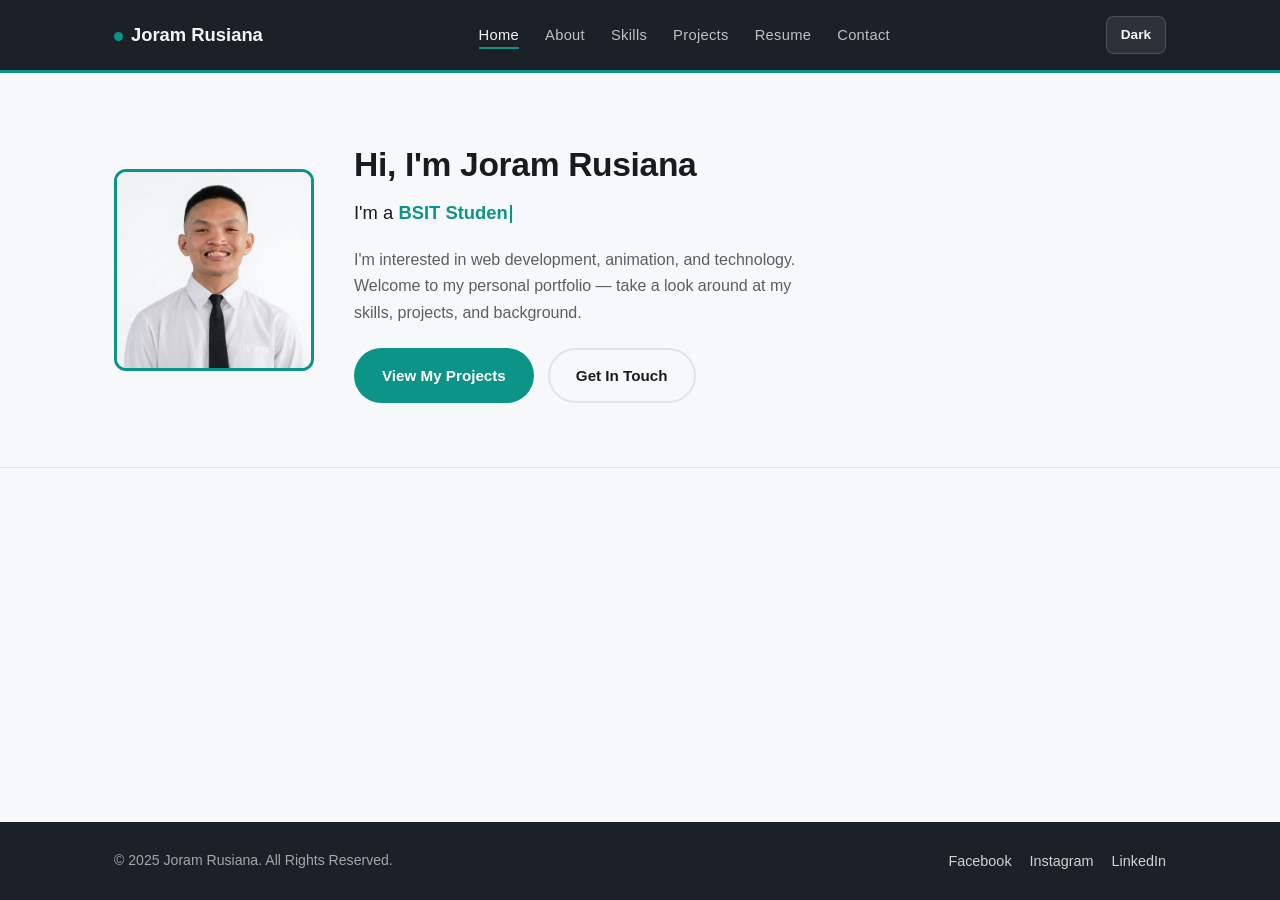
<file: index.html>
<!DOCTYPE html>
<html lang="en">
<head>
<meta charset="UTF-8">
<meta name="viewport" content="width=device-width, initial-scale=1.0">
<title>Joram Rusiana — Personal Portfolio</title>

<!-- External CSS (all styling lives here) -->
<link rel="stylesheet" href="css/style.css">

<script>
  (function () {
    var savedTheme = localStorage.getItem("portfolio-theme");
    if (savedTheme === "dark") {
      document.documentElement.setAttribute("data-theme", "dark");
    }
  })();
</script>
</head>
<body>

<!-- ===== HEADER / NAVIGATION ===== -->
<header>
  <div class="nav-inner wrap">
    <a href="index.html" class="logo">Joram Rusiana</a>
    <nav id="main-nav">
      <ul>
        <li><a href="index.html" class="nav-link">Home</a></li>
        <li><a href="about.html" class="nav-link">About</a></li>
        <li><a href="skills.html" class="nav-link">Skills</a></li>
        <li><a href="projects.html" class="nav-link">Projects</a></li>
        <li><a href="resume.html" class="nav-link">Resume</a></li>
        <li><a href="contact.html" class="nav-link">Contact</a></li>
      </ul>
    </nav>
    <div class="nav-controls">
      <button id="theme-toggle" aria-label="Toggle dark mode">Dark</button>
      <button id="nav-toggle" aria-label="Toggle menu" aria-expanded="false">Menu</button>
    </div>
  </div>
</header>

<main>
  <!-- ===== HERO / PROFILE INTRO ===== -->
  <section id="home" class="hero">
    <div class="wrap hero-grid">
      <img src="images/avatar.svg" alt="Avatar">
      <div class="hero-text">
        <h1>Hi, I'm Joram Rusiana</h1>
        <p class="hero-role">I'm a <span id="typing-role">BSIT Student</span></p>
        <p class="hero-desc">I'm interested in web development, animation, and technology. Welcome to my personal portfolio — take a look around at my skills, projects, and background.</p>
        <div class="hero-actions">
          <a href="projects.html" class="btn btn-accent">View My Projects</a>
          <a href="contact.html" class="btn btn-outline">Get In Touch</a>
        </div>
      </div>
    </div>
  </section>
</main>

<!-- ===== FOOTER ===== -->
<footer>
  <div class="wrap footer-inner">
    <p>&copy; 2025 Joram Rusiana. All Rights Reserved.</p>
    <ul class="social-links">
      <li><a href="contact.html">Facebook</a></li>
      <li><a href="contact.html">Instagram</a></li>
      <li><a href="contact.html">LinkedIn</a></li>
    </ul>
  </div>
</footer>

<button id="scroll-top-btn" aria-label="Scroll to top">&uarr;</button>

<script src="js/script.js"></script>
</body>
</html>
</file>
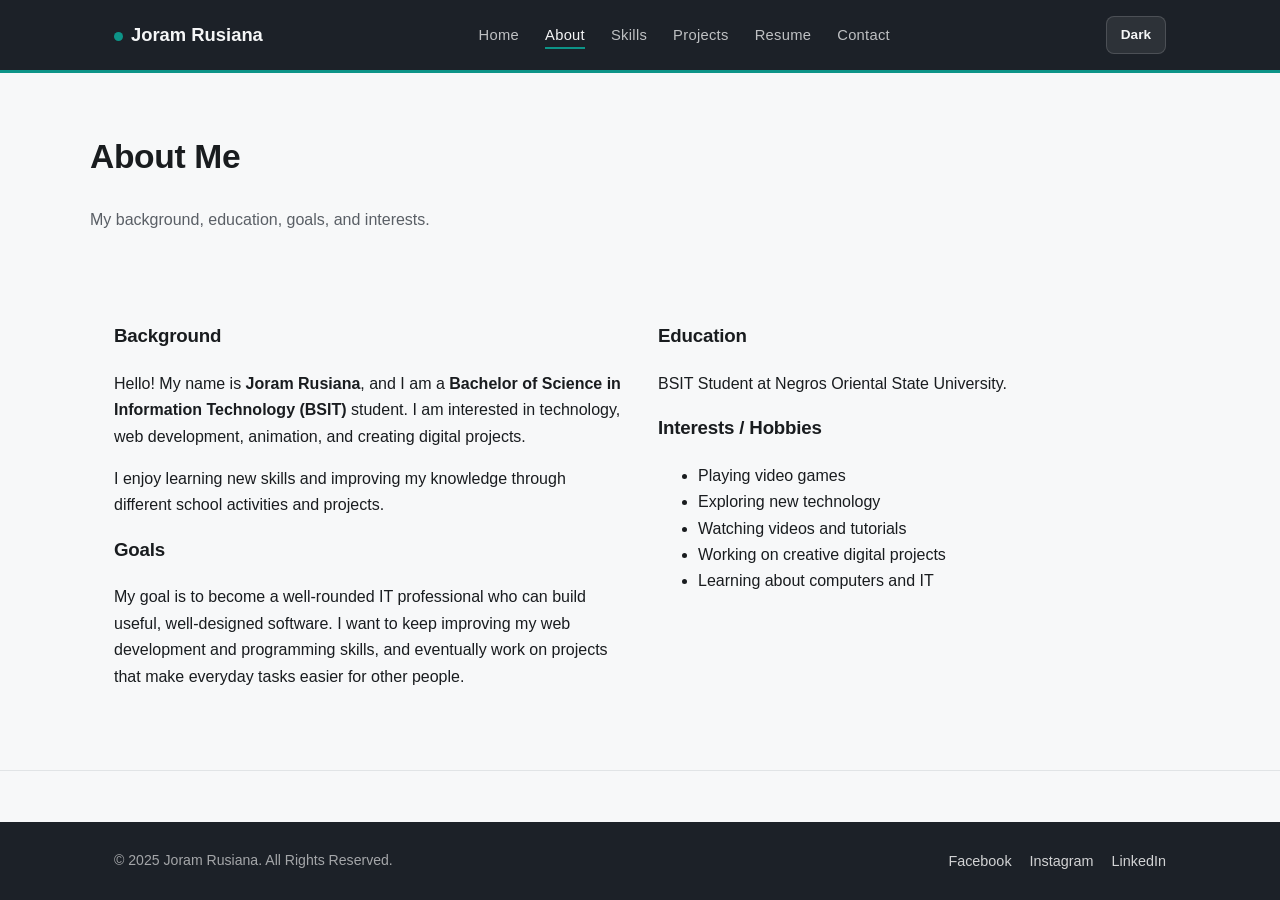
<file: about.html>
<!DOCTYPE html>
<html lang="en">
<head>
<meta charset="UTF-8">
<meta name="viewport" content="width=device-width, initial-scale=1.0">
<title>About — Joram Rusiana</title>
<link rel="stylesheet" href="css/style.css">
<script>
  (function () {
    var savedTheme = localStorage.getItem("portfolio-theme");
    if (savedTheme === "dark") {
      document.documentElement.setAttribute("data-theme", "dark");
    }
  })();
</script>
</head>
<body>

<header>
  <div class="nav-inner wrap">
    <a href="index.html" class="logo">Joram Rusiana</a>
    <nav id="main-nav">
      <ul>
        <li><a href="index.html" class="nav-link">Home</a></li>
        <li><a href="about.html" class="nav-link">About</a></li>
        <li><a href="skills.html" class="nav-link">Skills</a></li>
        <li><a href="projects.html" class="nav-link">Projects</a></li>
        <li><a href="resume.html" class="nav-link">Resume</a></li>
        <li><a href="contact.html" class="nav-link">Contact</a></li>
      </ul>
    </nav>
    <div class="nav-controls">
      <button id="theme-toggle" aria-label="Toggle dark mode">Dark</button>
      <button id="nav-toggle" aria-label="Toggle menu" aria-expanded="false">Menu</button>
    </div>
  </div>
</header>

<main>
  <div class="wrap page-header">
    <h1>About Me</h1>
    <p>My background, education, goals, and interests.</p>
  </div>

  <section id="about">
    <div class="wrap about-grid">
      <div>
        <h3>Background</h3>
        <p>Hello! My name is <strong>Joram Rusiana</strong>, and I am a <strong>Bachelor of Science in Information Technology (BSIT)</strong> student. I am interested in technology, web development, animation, and creating digital projects.</p>
        <p>I enjoy learning new skills and improving my knowledge through different school activities and projects.</p>

        <h3>Goals</h3>
        <p>My goal is to become a well-rounded IT professional who can build useful, well-designed software. I want to keep improving my web development and programming skills, and eventually work on projects that make everyday tasks easier for other people.</p>
      </div>
      <div>
        <h3>Education</h3>
        <p>BSIT Student at Negros Oriental State University.</p>

        <h3>Interests / Hobbies</h3>
        <ul>
          <li>Playing video games</li>
          <li>Exploring new technology</li>
          <li>Watching videos and tutorials</li>
          <li>Working on creative digital projects</li>
          <li>Learning about computers and IT</li>
        </ul>
      </div>
    </div>
  </section>
</main>

<footer>
  <div class="wrap footer-inner">
    <p>&copy; 2025 Joram Rusiana. All Rights Reserved.</p>
    <ul class="social-links">
      <li><a href="contact.html">Facebook</a></li>
      <li><a href="contact.html">Instagram</a></li>
      <li><a href="contact.html">LinkedIn</a></li>
    </ul>
  </div>
</footer>

<button id="scroll-top-btn" aria-label="Scroll to top">&uarr;</button>

<script src="js/script.js"></script>
</body>
</html>
</file>
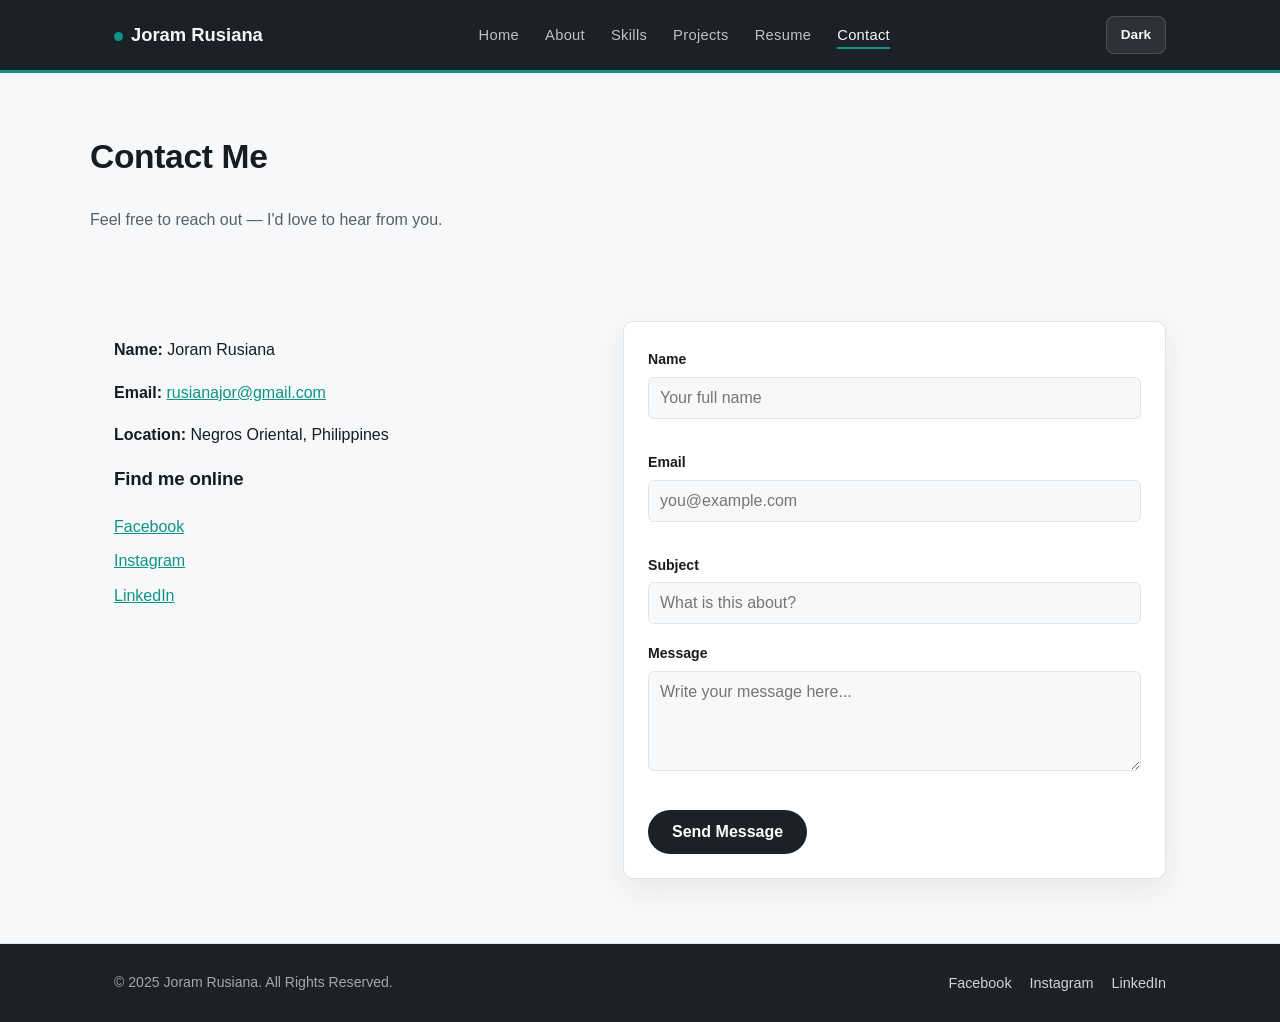
<file: contact.html>
<!DOCTYPE html>
<html lang="en">
<head>
<meta charset="UTF-8">
<meta name="viewport" content="width=device-width, initial-scale=1.0">
<title>Contact — Joram Rusiana</title>
<link rel="stylesheet" href="css/style.css">

<script>
  (function () {
    var savedTheme = localStorage.getItem("portfolio-theme");
    if (savedTheme === "dark") {
      document.documentElement.setAttribute("data-theme", "dark");
    }
  })();
</script>
</head>

<body>

<header>
  <div class="nav-inner wrap">
    <a href="index.html" class="logo">Joram Rusiana</a>

    <nav id="main-nav">
      <ul>
        <li><a href="index.html" class="nav-link">Home</a></li>
        <li><a href="about.html" class="nav-link">About</a></li>
        <li><a href="skills.html" class="nav-link">Skills</a></li>
        <li><a href="projects.html" class="nav-link">Projects</a></li>
        <li><a href="resume.html" class="nav-link">Resume</a></li>
        <li><a href="contact.html" class="nav-link">Contact</a></li>
      </ul>
    </nav>

    <div class="nav-controls">
      <button id="theme-toggle" aria-label="Toggle dark mode">Dark</button>
      <button id="nav-toggle" aria-label="Toggle menu" aria-expanded="false">Menu</button>
    </div>
  </div>
</header>

<main>

  <div class="wrap page-header">
    <h1>Contact Me</h1>
    <p>Feel free to reach out — I'd love to hear from you.</p>
  </div>

  <section id="contact">
    <div class="wrap contact-grid">

      <div class="contact-info">

        <p>
          <strong>Name:</strong> Joram Rusiana
        </p>

        <p>
          <strong>Email:</strong>
          <a href="mailto:=rusianajor@gmail.com">
           rusianajor@gmail.com
          </a>
        </p>

        <p>
          <strong>Location:</strong> Negros Oriental, Philippines
        </p>

        <h3>Find me online</h3>

        <ul class="social-list">

          <li>
            <a href="https://www.facebook.com/share/1CEdk9SWvG/" target="_blank">
              Facebook
            </a>
          </li>

          <li>
            <a href="https://www.instagram.com/jor_ruhm?stkn=MWI3Y2NyYzdnMWI1Zw==" target="_blank">
              Instagram
            </a>
          </li>

          <li>
            <a href="https://www.linkedin.com/" target="_blank">
              LinkedIn
            </a>
          </li>

        </ul>

      </div>

      <form id="contact-form" novalidate>

        <div id="form-success">
          Thanks! Your message looks good and would be sent from here.
        </div>

        <div class="field">
          <label for="name">Name</label>
          <input
            type="text"
            id="name"
            name="name"
            placeholder="Your full name"
          >
          <span class="error-text" id="name-error"></span>
        </div>

        <div class="field">
          <label for="email">Email</label>
          <input
            type="email"
            id="email"
            name="email"
            placeholder="you@example.com"
          >
          <span class="error-text" id="email-error"></span>
        </div>

        <div class="field">
          <label for="subject">Subject</label>
          <input
            type="text"
            id="subject"
            name="subject"
            placeholder="What is this about?"
          >
        </div>

        <div class="field">
          <label for="message">Message</label>
          <textarea
            id="message"
            name="message"
            placeholder="Write your message here..."
          ></textarea>
          <span class="error-text" id="message-error"></span>
        </div>

        <button type="submit">Send Message</button>

      </form>

    </div>
  </section>

</main>

<footer>
  <div class="wrap footer-inner">

    <p>&copy; 2025 Joram Rusiana. All Rights Reserved.</p>

    <ul class="social-links">

      <li>
        <a href="https://www.facebook.com/share/1CEdk9SWvG/" target="_blank">
          Facebook
        </a>
      </li>

      <li>
        <a href="https://www.instagram.com/jor_ruhm?stkn=MWI3Y2NyYzdnMWI1Zw==" target="_blank">
          Instagram
        </a>
      </li>

      <li>
        <a href="https://www.linkedin.com/" target="_blank">
          LinkedIn
        </a>
      </li>

    </ul>

  </div>
</footer>

<button id="scroll-top-btn" aria-label="Scroll to top">
  &uarr;
</button>

<script src="js/script.js"></script>

</body>
</html>
</file>
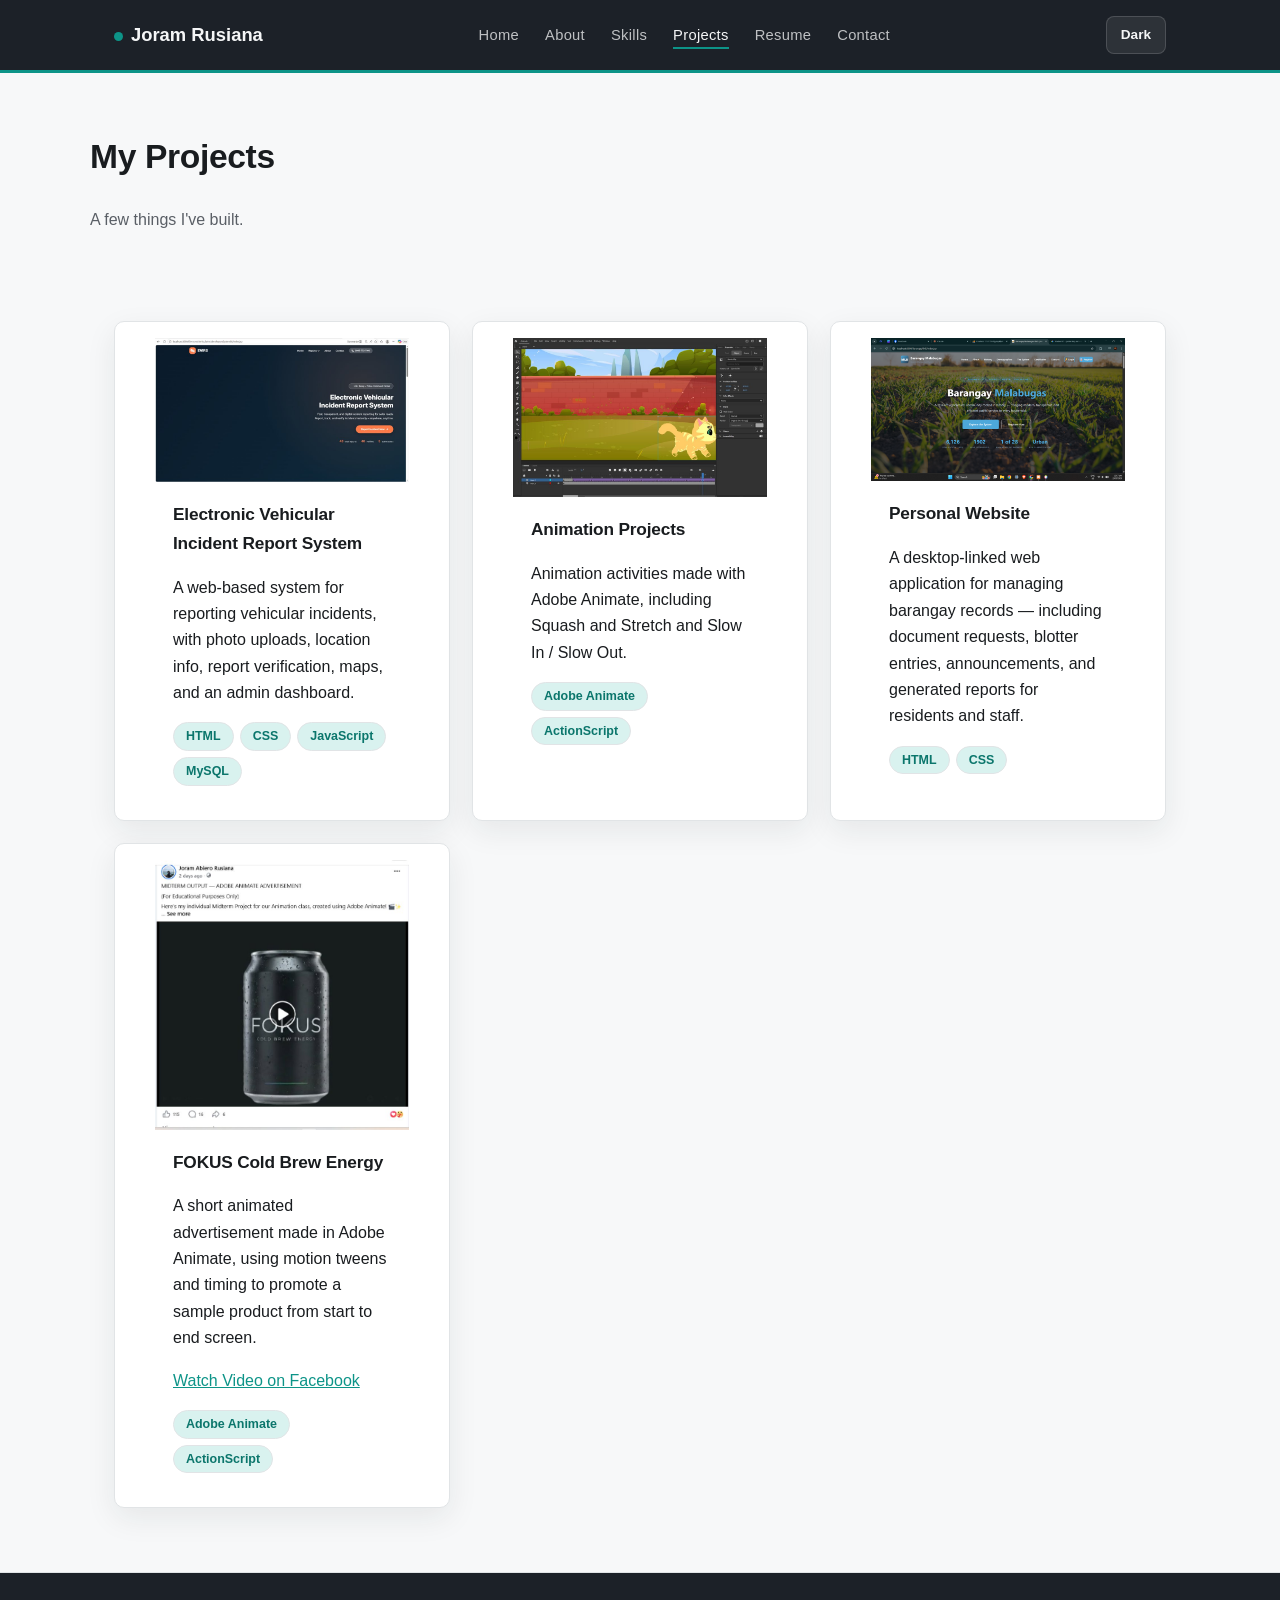
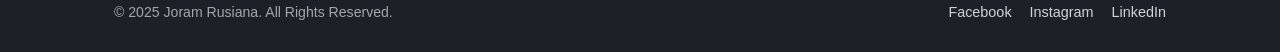
<file: projects.html>
<!DOCTYPE html>
<html lang="en">
<head>
<meta charset="UTF-8">
<meta name="viewport" content="width=device-width, initial-scale=1.0">
<title>Projects — Joram Rusiana</title>
<link rel="stylesheet" href="css/style.css">
<script>
  (function () {
    var savedTheme = localStorage.getItem("portfolio-theme");
    if (savedTheme === "dark") {
      document.documentElement.setAttribute("data-theme", "dark");
    }
  })();
</script>
</head>
<body>

<header>
  <div class="nav-inner wrap">
    <a href="index.html" class="logo">Joram Rusiana</a>
    <nav id="main-nav">
      <ul>
        <li><a href="index.html" class="nav-link">Home</a></li>
        <li><a href="about.html" class="nav-link">About</a></li>
        <li><a href="skills.html" class="nav-link">Skills</a></li>
        <li><a href="projects.html" class="nav-link">Projects</a></li>
        <li><a href="resume.html" class="nav-link">Resume</a></li>
        <li><a href="contact.html" class="nav-link">Contact</a></li>
      </ul>
    </nav>
    <div class="nav-controls">
      <button id="theme-toggle" aria-label="Toggle dark mode">Dark</button>
      <button id="nav-toggle" aria-label="Toggle menu" aria-expanded="false">Menu</button>
    </div>
  </div>
</header>

<main>
  <div class="wrap page-header">
    <h1>My Projects</h1>
    <p>A few things I've built.</p>
  </div>

  <section id="projects">
    <div class="wrap">
      <div class="projects-grid">

        <article class="project-card">
          <figure>
            <img src="images/project-evirs.svg"
                 alt="Placeholder image for Electronic Vehicular Incident Report System project"
>
            <figcaption>
              <h3>Electronic Vehicular Incident Report System</h3>
              <p>A web-based system for reporting vehicular incidents, with photo uploads, location info, report verification, maps, and an admin dashboard.</p>
              <ul class="tech-tags">
                <li>HTML</li><li>CSS</li><li>JavaScript</li><li>MySQL</li>
              </ul>
            </figcaption>
          </figure>
        </article>

        <article class="project-card">
          <figure>
            <img src="images/project-animation.svg"
                 alt="Placeholder image for animation projects"
>
            <figcaption>
              <h3>Animation Projects</h3>
              <p>Animation activities made with Adobe Animate, including Squash and Stretch and Slow In / Slow Out.</p>
              <ul class="tech-tags">
                <li>Adobe Animate</li><li>ActionScript</li>
              </ul>
            </figcaption>
          </figure>
        </article>

        <article class="project-card">
          <figure>
            <img src="images/project-website.jpg"
                 alt="Placeholder image for personal website project"
>
            <figcaption>
              <h3>Personal Website</h3>
              <p>A desktop-linked web application for managing barangay records — including document requests, blotter entries, announcements, and generated reports for residents and staff.</p>
              <ul class="tech-tags">
                <li>HTML</li><li>CSS</li>
              </ul>
            </figcaption>
          </figure>
        </article>

        <article class="project-card">
          <figure>
            <img src="images/project-ad-animation.svg"
                 alt="Placeholder image for Animated Product Advertisement project">
            <figcaption>
              <h3>FOKUS Cold Brew Energy</h3>
              <p>A short animated advertisement made in Adobe Animate, using motion tweens and timing to promote a sample product from start to end screen.</p>
              <p><a href="https://www.facebook.com/share/v/1FWy3YKFXk/" target="_blank" rel="noopener noreferrer">Watch Video on Facebook</a></p>
              <ul class="tech-tags">
                <li>Adobe Animate</li><li>ActionScript</li>
              </ul>
            </figcaption>
          </figure>
        </article>

      </div>
    </div>
  </section>
</main>

<footer>
  <div class="wrap footer-inner">
    <p>&copy; 2025 Joram Rusiana. All Rights Reserved.</p>
    <ul class="social-links">
      <li><a href="contact.html">Facebook</a></li>
      <li><a href="contact.html">Instagram</a></li>
      <li><a href="contact.html">LinkedIn</a></li>
    </ul>
  </div>
</footer>

<button id="scroll-top-btn" aria-label="Scroll to top">&uarr;</button>

<script src="js/script.js"></script>
</body>
</html>
</file>
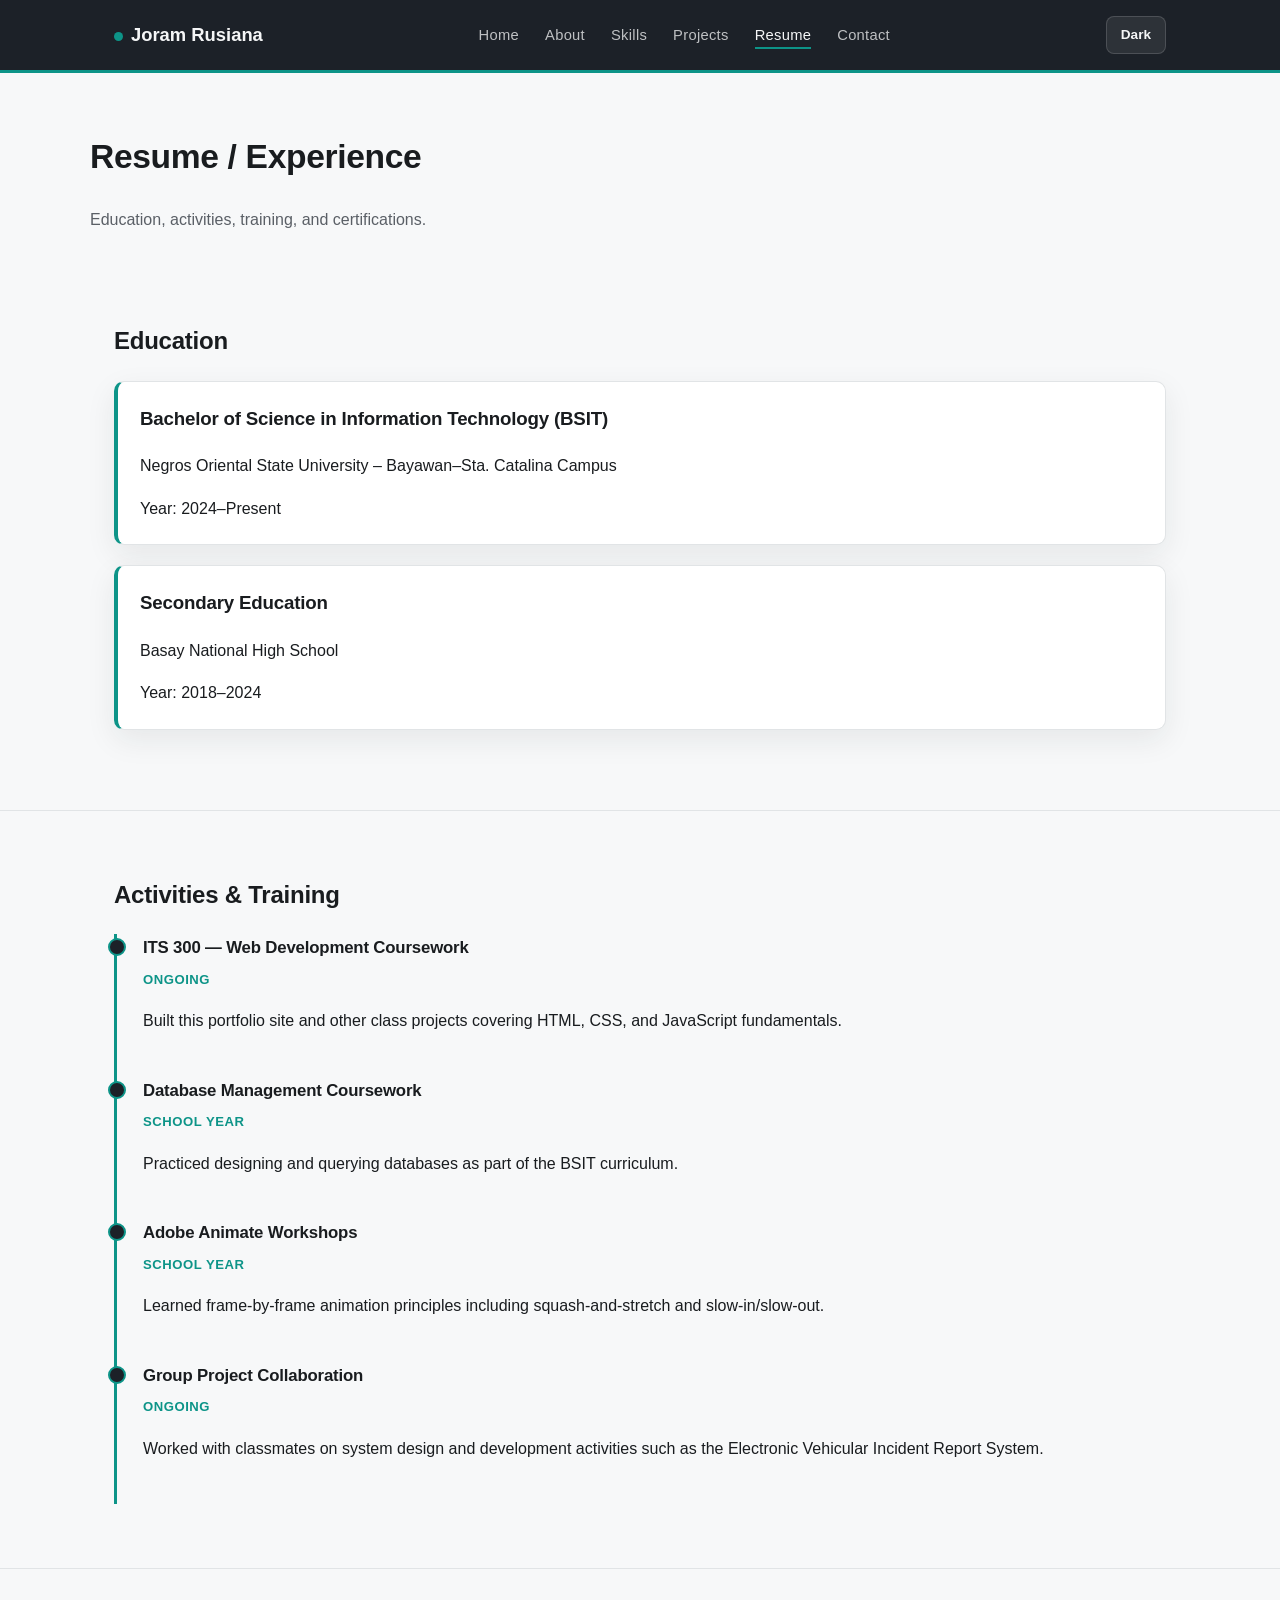
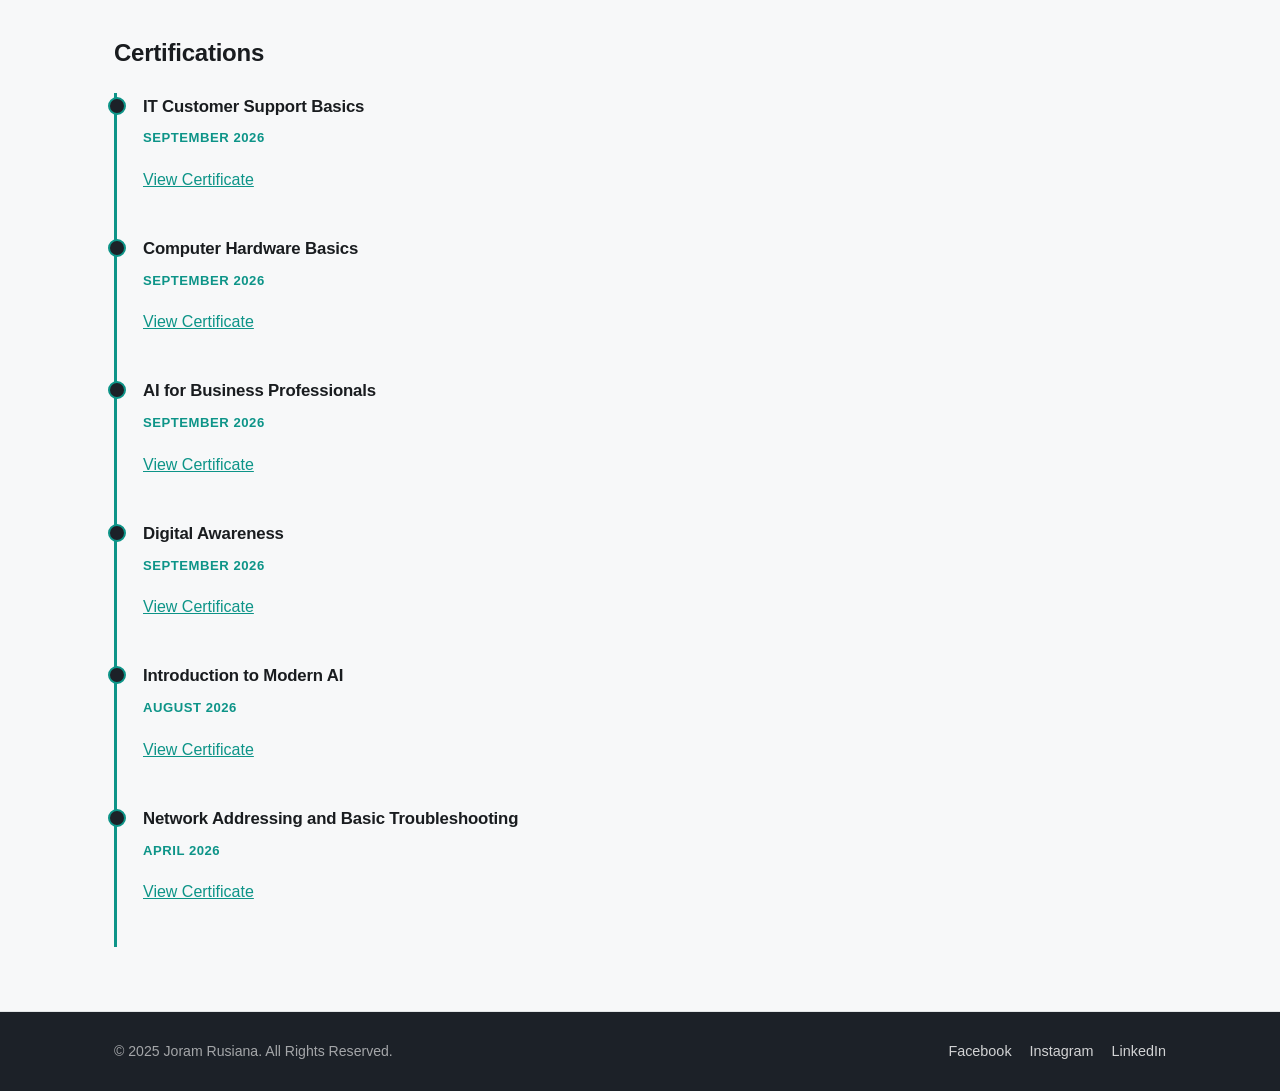
<file: resume.html>
<!DOCTYPE html>
<html lang="en">
<head>
<meta charset="UTF-8">
<meta name="viewport" content="width=device-width, initial-scale=1.0">
<title>Resume — Joram Rusiana</title>
<link rel="stylesheet" href="css/style.css">
<script>
  (function () {
    var savedTheme = localStorage.getItem("portfolio-theme");
    if (savedTheme === "dark") {
      document.documentElement.setAttribute("data-theme", "dark");
    }
  })();
</script>
</head>
<body>

<header>
  <div class="nav-inner wrap">
    <a href="index.html" class="logo">Joram Rusiana</a>
    <nav id="main-nav">
      <ul>
        <li><a href="index.html" class="nav-link">Home</a></li>
        <li><a href="about.html" class="nav-link">About</a></li>
        <li><a href="skills.html" class="nav-link">Skills</a></li>
        <li><a href="projects.html" class="nav-link">Projects</a></li>
        <li><a href="resume.html" class="nav-link">Resume</a></li>
        <li><a href="contact.html" class="nav-link">Contact</a></li>
      </ul>
    </nav>
    <div class="nav-controls">
      <button id="theme-toggle" aria-label="Toggle dark mode">Dark</button>
      <button id="nav-toggle" aria-label="Toggle menu" aria-expanded="false">Menu</button>
    </div>
  </div>
</header>

<main>
  <div class="wrap page-header">
    <h1>Resume / Experience</h1>
    <p>Education, activities, training, and certifications.</p>
  </div>

  <section id="education">
    <div class="wrap">
      <h2>Education</h2>
      <div class="edu-card">
        <div>
          <h3>Bachelor of Science in Information Technology (BSIT)</h3>
          <p>Negros Oriental State University – Bayawan–Sta. Catalina Campus</p>
          <span>Year: 2024–Present</span>
        </div>
      </div>
      <div class="edu-card" style="margin-top: 20px;">
        <div>
          <h3>Secondary Education</h3>
          <p>Basay National High School</p>
          <span>Year: 2018–2024</span>
        </div>
      </div>
    </div>
  </section>

  <section id="experience">
    <div class="wrap">
      <h2>Activities &amp; Training</h2>
      <ul class="timeline">
        <li>
          <h3>ITS 300 — Web Development Coursework</h3>
          <span>Ongoing</span>
          <p>Built this portfolio site and other class projects covering HTML, CSS, and JavaScript fundamentals.</p>
        </li>
        <li>
          <h3>Database Management Coursework</h3>
          <span>School Year</span>
          <p>Practiced designing and querying databases as part of the BSIT curriculum.</p>
        </li>
        <li>
          <h3>Adobe Animate Workshops</h3>
          <span>School Year</span>
          <p>Learned frame-by-frame animation principles including squash-and-stretch and slow-in/slow-out.</p>
        </li>
        <li>
          <h3>Group Project Collaboration</h3>
          <span>Ongoing</span>
          <p>Worked with classmates on system design and development activities such as the Electronic Vehicular Incident Report System.</p>
        </li>
      </ul>
    </div>
  </section>

  <section id="certifications">
    <div class="wrap">
      <h2>Certifications</h2>
      <ul class="timeline">
        <li>
          <h3>IT Customer Support Basics</h3>
          <span>September 2026</span>
          <p><a href="certificate/IT_Customer_Support_Basics_certificate_rusianajor-gmail-com_e859062d-60d0-4604-bc86-24d7bbd7f6bc.pdf" target="_blank" rel="noopener noreferrer">View Certificate</a></p>
        </li>
        <li>
          <h3>Computer Hardware Basics</h3>
          <span>September 2026</span>
          <p><a href="certificate/Computer_Hardware_Basics_certificate_rusianajor-gmail-com_4a7c3c27-fbe7-4cc9-b119-82af0a9df2dc.pdf" target="_blank" rel="noopener noreferrer">View Certificate</a></p>
        </li>
        <li>
          <h3>AI for Business Professionals</h3>
          <span>September 2026</span>
          <p><a href="certificate/AI for Business Professionals.pdf" target="_blank" rel="noopener noreferrer">View Certificate</a></p>
        </li>
        <li>
          <h3>Digital Awareness</h3>
          <span>September 2026</span>
          <p><a href="certificate/Digital_Awareness_certificate_rusianajor-gmail-com_31a97fc7-4949-49d2-9e7d-bdbf6b51c9ac.pdf" target="_blank" rel="noopener noreferrer">View Certificate</a></p>
        </li>
        <li>
          <h3>Introduction to Modern AI</h3>
          <span>August 2026</span>
          <p><a href="certificate/Introduction_to_Modern_AI_certificate_rusianajor-gmail-com_4a01f6f2-3aaa-4015-a8fe-db469da23822.pdf" target="_blank" rel="noopener noreferrer">View Certificate</a></p>
        </li>
        <li>
          <h3>Network Addressing and Basic Troubleshooting</h3>
          <span>April 2026</span>
          <p><a href="certificate/Network_Addressing_and_Basic_Troubleshooting_certificate_rusianajor-gmail-com_39965394-1107-493e-b1f7-e27c98385092.pdf" target="_blank" rel="noopener noreferrer">View Certificate</a></p>
        </li>
      </ul>
    </div>
  </section>

  
</main>

<footer>
  <div class="wrap footer-inner">
    <p>&copy; 2025 Joram Rusiana. All Rights Reserved.</p>
    <ul class="social-links">
      <li><a href="contact.html">Facebook</a></li>
      <li><a href="contact.html">Instagram</a></li>
      <li><a href="contact.html">LinkedIn</a></li>
    </ul>
  </div>
</footer>

<button id="scroll-top-btn" aria-label="Scroll to top">&uarr;</button>

<script src="js/script.js"></script>
</body>
</html>
</file>
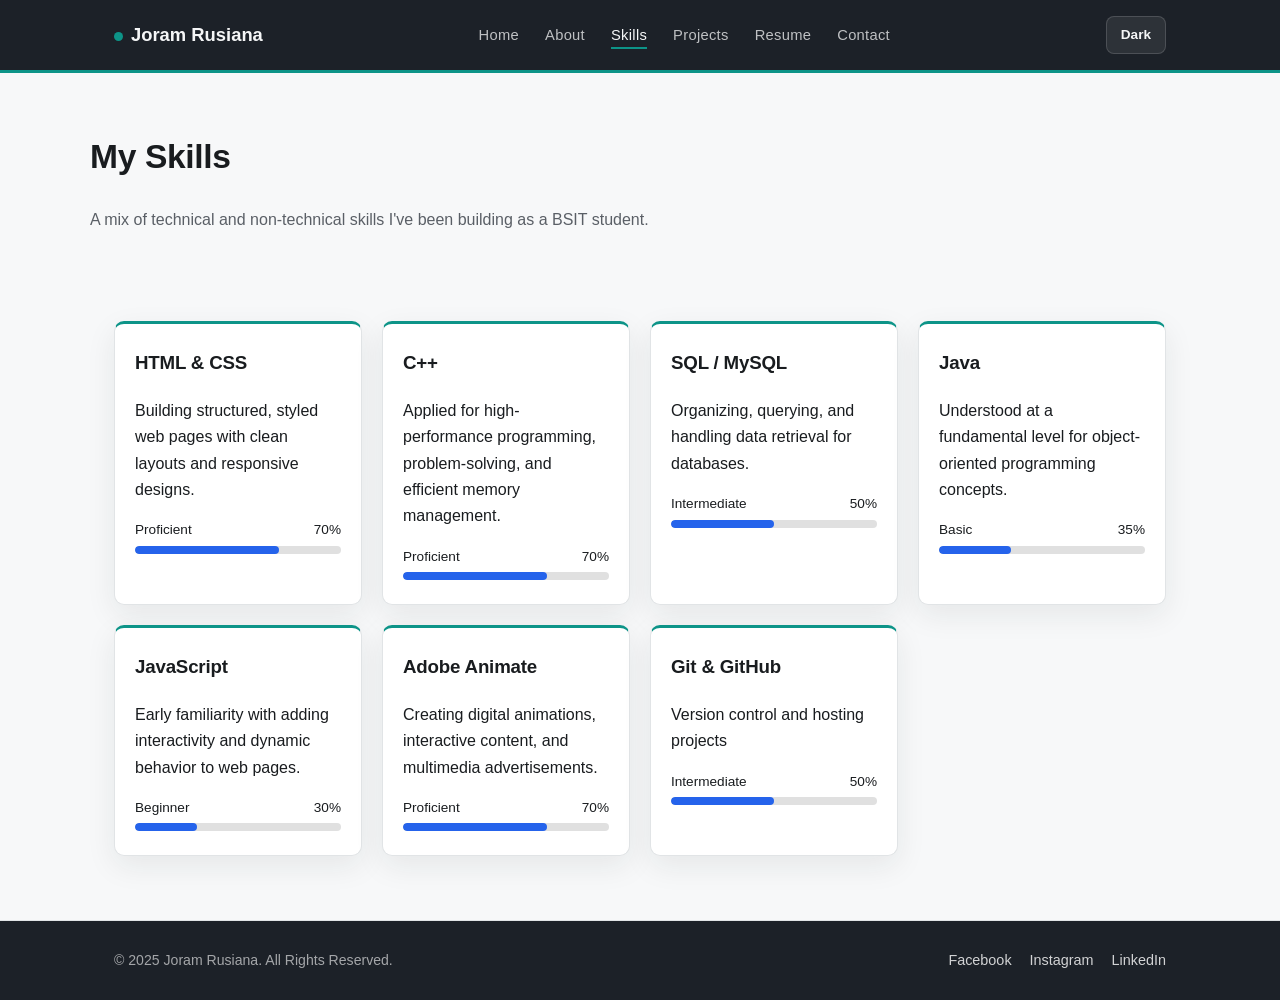
<file: skills.html>
<!DOCTYPE html>
<html lang="en">
<head>
<meta charset="UTF-8">
<meta name="viewport" content="width=device-width, initial-scale=1.0">
<title>Skills — Joram Rusiana</title>
<link rel="stylesheet" href="css/style.css">
<style>
  /* Skill level progress bar styles */
  .skill-level-bar {
    margin-top: 10px;
  }
  .skill-level-bar .bar-label {
    display: flex;
    justify-content: space-between;
    font-size: 0.85rem;
    margin-bottom: 4px;
    font-weight: 500;
  }
  .progress-track {
    background-color: #e0e0e0;
    border-radius: 4px;
    height: 8px;
    width: 100%;
    overflow: hidden;
  }
  .progress-fill {
    background-color: #2563eb;
    height: 100%;
    border-radius: 4px;
  }
  [data-theme="dark"] .progress-track {
    background-color: #334155;
  }
  [data-theme="dark"] .progress-fill {
    background-color: #3b82f6;
  }
</style>
<script>
  (function () {
    var savedTheme = localStorage.getItem("portfolio-theme");
    if (savedTheme === "dark") {
      document.documentElement.setAttribute("data-theme", "dark");
    }
  })();
</script>
</head>
<body>

<header>
  <div class="nav-inner wrap">
    <a href="index.html" class="logo">Joram Rusiana</a>
    <nav id="main-nav">
      <ul>
        <li><a href="index.html" class="nav-link">Home</a></li>
        <li><a href="about.html" class="nav-link">About</a></li>
        <li><a href="skills.html" class="nav-link">Skills</a></li>
        <li><a href="projects.html" class="nav-link">Projects</a></li>
        <li><a href="resume.html" class="nav-link">Resume</a></li>
        <li><a href="contact.html" class="nav-link">Contact</a></li>
      </ul>
    </nav>
    <div class="nav-controls">
      <button id="theme-toggle" aria-label="Toggle dark mode">Dark</button>
      <button id="nav-toggle" aria-label="Toggle menu" aria-expanded="false">Menu</button>
    </div>
  </div>
</header>

<main>
  <div class="wrap page-header">
    <h1>My Skills</h1>
    <p>A mix of technical and non-technical skills I've been building as a BSIT student.</p>
  </div>

  <section id="skills">
    <div class="wrap">
      <div class="skills-grid">
        <div class="skill-card">
          <h3>HTML &amp; CSS</h3>
          <p>Building structured, styled web pages with clean layouts and responsive designs.</p>
          <div class="skill-level-bar">
            <div class="bar-label"><span>Proficient</span><span>70%</span></div>
            <div class="progress-track"><div class="progress-fill" style="width: 70%;"></div></div>
          </div>
        </div>
        <div class="skill-card">
          <h3>C++</h3>
          <p>Applied for high-performance programming, problem-solving, and efficient memory management.</p>
          <div class="skill-level-bar">
            <div class="bar-label"><span>Proficient</span><span>70%</span></div>
            <div class="progress-track"><div class="progress-fill" style="width: 70%;"></div></div>
          </div>
        </div>
        <div class="skill-card">
          <h3>SQL / MySQL</h3>
          <p>Organizing, querying, and handling data retrieval for databases.</p>
          <div class="skill-level-bar">
            <div class="bar-label"><span>Intermediate</span><span>50%</span></div>
            <div class="progress-track"><div class="progress-fill" style="width: 50%;"></div></div>
          </div>
        </div>
        <div class="skill-card">
          <h3>Java</h3>
          <p>Understood at a fundamental level for object-oriented programming concepts.</p>
          <div class="skill-level-bar">
            <div class="bar-label"><span>Basic</span><span>35%</span></div>
            <div class="progress-track"><div class="progress-fill" style="width: 35%;"></div></div>
          </div>
        </div>
        <div class="skill-card">
          <h3>JavaScript</h3>
          <p>Early familiarity with adding interactivity and dynamic behavior to web pages.</p>
          <div class="skill-level-bar">
            <div class="bar-label"><span>Beginner</span><span>30%</span></div>
            <div class="progress-track"><div class="progress-fill" style="width: 30%;"></div></div>
          </div>
        </div>
        <div class="skill-card">
          <h3>Adobe Animate</h3>
          <p>Creating digital animations, interactive content, and multimedia advertisements.</p>
          <div class="skill-level-bar">
            <div class="bar-label"><span>Proficient</span><span>70%</span></div>
            <div class="progress-track"><div class="progress-fill" style="width: 70%;"></div></div>
          </div>
        </div>
        <div class="skill-card">
          <h3>Git &amp; GitHub</h3>
          <p>Version control and hosting projects</p>
          <div class="skill-level-bar">
            <div class="bar-label"><span>Intermediate</span><span>50%</span></div>
            <div class="progress-track"><div class="progress-fill" style="width: 50%;"></div></div>
          </div>
        </div>
      </div>
    </div>
  </section>
</main>

<footer>
  <div class="wrap footer-inner">
    <p>&copy; 2025 Joram Rusiana. All Rights Reserved.</p>
    <ul class="social-links">
      <li><a href="contact.html">Facebook</a></li>
      <li><a href="contact.html">Instagram</a></li>
      <li><a href="contact.html">LinkedIn</a></li>
    </ul>
  </div>
</footer>

<button id="scroll-top-btn" aria-label="Scroll to top">&uarr;</button>

<script src="js/script.js"></script>
</body>
</html>
</file>
<file: css/style.css>
* { box-sizing: border-box; }

:root {
  /* ---- brand colors ---- */
  --color-accent: #0d9488;        
  --color-accent-dark: #0b766c;
  --color-accent-soft: #d9f2ef;
  --color-ink: #1c2128;            
  --color-ink-light: #2a303a;

  /* ---- surfaces / text (light mode) ---- */
  --color-bg: #f7f8f9;
  --color-bg-alt: #eef0f1;
  --color-surface: #ffffff;
  --color-text: #191c1f;
  --color-text-muted: #5a5f66;
  --color-border: #e1e4e6;
  --color-header-bg: var(--color-ink);
  --color-header-text: #f5f6f7;
  --shadow: 0 10px 30px rgba(28, 33, 40, 0.08);
}

[data-theme="dark"] {
  --color-accent: #2dd4bf;
  --color-accent-dark: #14b8a6;
  --color-accent-soft: #10322f;
  --color-ink: #0c0f13;
  --color-ink-light: #171b21;

  --color-bg: #0b0d10;
  --color-bg-alt: #121519;
  --color-surface: #161a1f;
  --color-text: #e7e9ea;
  --color-text-muted: #9a9fa6;
  --color-border: #262b31;
  --color-header-bg: #0c0f13;
  --color-header-text: #f5f6f7;
  --shadow: 0 10px 30px rgba(0, 0, 0, 0.45);
}

html { 
  scroll-behavior: smooth; 
  height: 100%;
}

body {
  margin: 0;
  font-family: Arial, Helvetica, sans-serif;
  color: var(--color-text);
  background: var(--color-bg);
  line-height: 1.65;
  transition: background 0.2s ease, color 0.2s ease;
  
  /* Sticky Footer Setup */
  display: flex;
  flex-direction: column;
  min-height: 100vh;
  height: 100%;
}

.wrap {
  max-width: 1100px;
  margin: 0 auto;
  padding: 0 24px;
}

img { max-width: 100%; display: block; }

a { color: var(--color-accent); }

h1, h2, h3 {
  font-family: Arial, Helvetica, sans-serif;
  margin-top: 0;
  letter-spacing: -0.01em;
}

section {
  padding: 64px 0;
  border-bottom: 1px solid var(--color-border);
}

main { 
  display: block; 
  flex: 1 0 auto;
}

.page-header {
  padding: 56px 0 8px;
}

.page-header h1 { font-size: 2.1rem; }
.page-header p { color: var(--color-text-muted); max-width: 560px; }

.section-title {
  font-size: 1.7rem;
  margin-bottom: 28px;
}

/* ---------- Header / Nav ---------- */
header {
  background: var(--color-header-bg);
  padding: 16px 0;
  position: sticky;
  top: 0;
  z-index: 50;
  border-bottom: 3px solid var(--color-accent);
}

.nav-inner {
  display: flex;
  justify-content: space-between;
  align-items: center;
  gap: 15px;
}

.logo {
  font-family: Arial, Helvetica, sans-serif;
  font-weight: 700;
  font-size: 1.15rem;
  color: var(--color-header-text);
  text-decoration: none;
}

.logo::before {
  content: "";
  display: inline-block;
  width: 9px;
  height: 9px;
  border-radius: 50%;
  background: var(--color-accent);
  margin-right: 8px;
}

nav ul {
  list-style: none;
  display: flex;
  gap: 26px;
  margin: 0;
  padding: 0;
}

nav a {
  position: relative;
  color: var(--color-header-text);
  text-decoration: none;
  opacity: 0.75;
  font-size: 0.92rem;
  font-weight: 500;
  letter-spacing: 0.02em;
  padding-bottom: 4px;
}

nav a::after {
  content: "";
  position: absolute;
  left: 0;
  bottom: -2px;
  width: 0;
  height: 2px;
  background: var(--color-accent);
  transition: width 0.2s ease;
}

nav a:hover,
nav a.active { opacity: 1; }

nav a:hover::after,
nav a.active::after { width: 100%; }

.nav-controls {
  display: flex;
  align-items: center;
  gap: 10px;
}

#theme-toggle,
#nav-toggle {
  background: rgba(255, 255, 255, 0.08);
  color: var(--color-header-text);
  border: 1px solid rgba(255, 255, 255, 0.15);
  border-radius: 8px;
  padding: 8px 14px;
  height: 38px;
  font-size: 0.85rem;
  font-weight: 600;
  cursor: pointer;
  line-height: 1;
}

#theme-toggle:hover,
#nav-toggle:hover { background: rgba(255, 255, 255, 0.18); }

#nav-toggle { display: none; }

/* ---------- Hero (Home) ---------- */
.hero-grid {
  display: flex;
  align-items: center;
  gap: 40px;
}

.hero-grid img {
  width: 200px;
  border-radius: 12px;
  border: 3px solid var(--color-accent);
}

.hero-text h1 {
  font-size: 2.1rem;
  margin-bottom: 6px;
}

.hero-role {
  font-size: 1.15rem;
  margin: 4px 0 18px;
}

#typing-role {
  color: var(--color-accent);
  font-weight: 700;
}

#typing-role::after {
  content: "";
  display: inline-block;
  width: 2px;
  height: 1em;
  margin-left: 2px;
  background: var(--color-accent);
  vertical-align: text-bottom;
  animation: blink 0.9s steps(1) infinite;
}

@keyframes blink {
  50% { opacity: 0; }
}

.hero-desc {
  color: var(--color-text-muted);
  max-width: 480px;
}

.hero-actions {
  display: flex;
  flex-wrap: wrap;
  gap: 14px;
  margin-top: 22px;
}

/* ---------- Buttons ---------- */
.btn {
  display: inline-block;
  text-decoration: none;
  padding: 13px 26px;
  border-radius: 999px;
  font-weight: 600;
  font-size: 0.95rem;
  border: 2px solid transparent;
}

.btn-accent,
.btn {
  background: var(--color-accent);
  color: #fff;
}

.btn-accent:hover,
.btn:hover { background: var(--color-accent-dark); }

.btn-outline {
  background: transparent;
  color: var(--color-text);
  border: 2px solid var(--color-border);
}

.btn-outline:hover {
  border-color: var(--color-accent);
  color: var(--color-accent);
  background: transparent;
}

/* ---------- About ---------- */
.about-grid {
  display: flex;
  gap: 36px;
  flex-wrap: wrap;
}

.about-grid > div { flex: 1 1 300px; }

.info-card {
  background: var(--color-surface);
  border: 1px solid var(--color-border);
  border-left: 4px solid var(--color-accent);
  border-radius: 10px;
  padding: 22px;
  margin-bottom: 16px;
}

/* ---------- Skills ---------- */
.skills-grid {
  display: grid;
  grid-template-columns: repeat(auto-fit, minmax(200px, 1fr));
  gap: 20px;
}

.skill-card {
  background: var(--color-surface);
  border: 1px solid var(--color-border);
  border-radius: 10px;
  padding: 24px 20px;
  text-align: left;
  box-shadow: var(--shadow);
  border-top: 3px solid var(--color-accent);
}

/* ---------- Resume / Experience ---------- */
.edu-card {
  display: flex;
  gap: 18px;
  align-items: center;
  background: var(--color-surface);
  border: 1px solid var(--color-border);
  border-left: 4px solid var(--color-accent);
  border-radius: 10px;
  padding: 22px;
  box-shadow: var(--shadow);
  margin-bottom: 16px;
}

.timeline {
  list-style: none;
  margin: 0;
  padding: 0;
  border-left: 3px solid var(--color-accent);
}

.timeline li {
  position: relative;
  padding: 0 0 26px 26px;
}

.timeline li::before {
  content: "";
  position: absolute;
  left: -9px;
  top: 4px;
  width: 14px;
  height: 14px;
  border-radius: 50%;
  background: var(--color-ink);
  border: 2px solid var(--color-accent);
}

[data-theme="dark"] .timeline li::before { background: var(--color-bg); }

.timeline h3 { margin-bottom: 4px; font-size: 1.05rem; }
.timeline span {
  color: var(--color-accent);
  font-size: 0.82rem;
  font-weight: 600;
  text-transform: uppercase;
  letter-spacing: 0.04em;
}

table.schedule {
  width: 100%;
  border-collapse: collapse;
  margin-top: 10px;
}

table.schedule th, table.schedule td {
  border: 1px solid var(--color-border);
  padding: 10px;
  text-align: left;
}

table.schedule th {
  background: var(--color-ink);
  color: #fff;
}

table.schedule tr:nth-child(even) { background: var(--color-bg-alt); }

/* ---------- Projects ---------- */
.projects-grid {
  display: grid;
  grid-template-columns: repeat(auto-fit, minmax(260px, 1fr));
  gap: 22px;
}

.project-card {
  border: 1px solid var(--color-border);
  border-radius: 10px;
  overflow: hidden;
  background: var(--color-surface);
  box-shadow: var(--shadow);
  transition: transform 0.15s ease;
}

.project-card:hover { transform: translateY(-4px); }

.project-card figcaption { padding: 18px; }

.project-card h3 { font-size: 1.08rem; }

.tech-tags {
  list-style: none;
  display: flex;
  flex-wrap: wrap;
  gap: 6px;
  margin: 12px 0 0;
  padding: 0;
}

.tech-tags li {
  background: var(--color-accent-soft);
  border: 1px solid var(--color-border);
  border-radius: 999px;
  padding: 3px 12px;
  font-size: 0.78rem;
  font-weight: 600;
  color: var(--color-accent-dark);
}

[data-theme="dark"] .tech-tags li { color: var(--color-accent); }

/* ---------- Scroll-to-top button ---------- */
#scroll-top-btn {
  display: none;
  position: fixed;
  right: 22px;
  bottom: 22px;
  width: 46px;
  height: 46px;
  border-radius: 12px;
  background: var(--color-ink);
  color: #fff;
  border: 2px solid var(--color-accent);
  font-size: 1.2rem;
  cursor: pointer;
  box-shadow: var(--shadow);
  z-index: 80;
}

#scroll-top-btn.show { display: block; }

#scroll-top-btn:hover { background: var(--color-accent); border-color: var(--color-accent); }

/* ---------- Contact ---------- */
.contact-grid {
  display: flex;
  gap: 36px;
  flex-wrap: wrap;
}

.contact-info { flex: 1 1 250px; }

.social-list {
  list-style: none;
  margin: 12px 0 0;
  padding: 0;
}

.social-list li { margin-bottom: 8px; }

form#contact-form {
  flex: 1 1 320px;
  display: flex;
  flex-direction: column;
  gap: 4px;
  background: var(--color-surface);
  border: 1px solid var(--color-border);
  border-radius: 10px;
  padding: 24px;
  box-shadow: var(--shadow);
}

form#contact-form .field { margin-bottom: 12px; }

label { font-weight: 600; font-size: 0.88rem; }

input, textarea {
  width: 100%;
  padding: 11px;
  border: 1px solid var(--color-border);
  border-radius: 6px;
  font-family: inherit;
  font-size: 1rem;
  background: var(--color-bg);
  color: var(--color-text);
  margin-top: 4px;
}

input:focus, textarea:focus {
  outline: none;
  border-color: var(--color-accent);
}

textarea { min-height: 100px; resize: vertical; }

.error-text {
  color: #d1453d;
  font-size: 0.82rem;
  min-height: 1.1em;
  display: block;
}

[data-theme="dark"] .error-text { color: #ff8a80; }

input.invalid, textarea.invalid { border-color: #d1453d; }

#form-success {
  display: none;
  background: #e6f4ea;
  color: #1f7a3d;
  border: 1px solid #bfe6cb;
  border-radius: 8px;
  padding: 12px 16px;
  margin-bottom: 14px;
}

[data-theme="dark"] #form-success {
  background: #163524;
  color: #7fe3a1;
  border-color: #21502f;
}

#form-success.show { display: block; }

button {
  background: var(--color-ink);
  color: #fff;
  border: none;
  padding: 13px 24px;
  border-radius: 999px;
  font-size: 1rem;
  font-weight: 600;
  cursor: pointer;
  align-self: flex-start;
}

button:hover { background: var(--color-accent); }

/* ---------- Footer ---------- */
footer {
  background: var(--color-ink);
  color: #fff;
  padding: 26px 0;
  flex-shrink: 0;
}

.footer-inner {
  display: flex;
  justify-content: space-between;
  align-items: center;
  flex-wrap: wrap;
  gap: 10px;
}

.footer-inner p {
  color: rgba(255, 255, 255, 0.6);
  font-size: 0.88rem;
  margin: 0;
}

.social-links {
  list-style: none;
  display: flex;
  gap: 18px;
  margin: 0;
  padding: 0;
}

.social-links a {
  color: #fff;
  text-decoration: none;
  font-size: 0.9rem;
  opacity: 0.8;
}

.social-links a:hover { opacity: 1; color: var(--color-accent); }

/* ---------- Responsive ---------- */
@media (max-width: 700px) {
  .hero-grid { flex-direction: column; text-align: center; }
  .hero-desc { margin-left: auto; margin-right: auto; }
  .hero-actions { justify-content: center; }

  #nav-toggle { display: inline-block; }

  nav { width: 100%; }
  nav ul {
    flex-direction: column;
    gap: 0;
    max-height: 0;
    overflow: hidden;
    transition: max-height 0.25s ease;
  }
  nav.open ul {
    max-height: 320px;
    padding: 10px 0;
  }
  nav ul li { padding: 10px 0; }

  .nav-inner { flex-wrap: wrap; }

  .footer-inner { flex-direction: column; text-align: center; }
}
</file>
